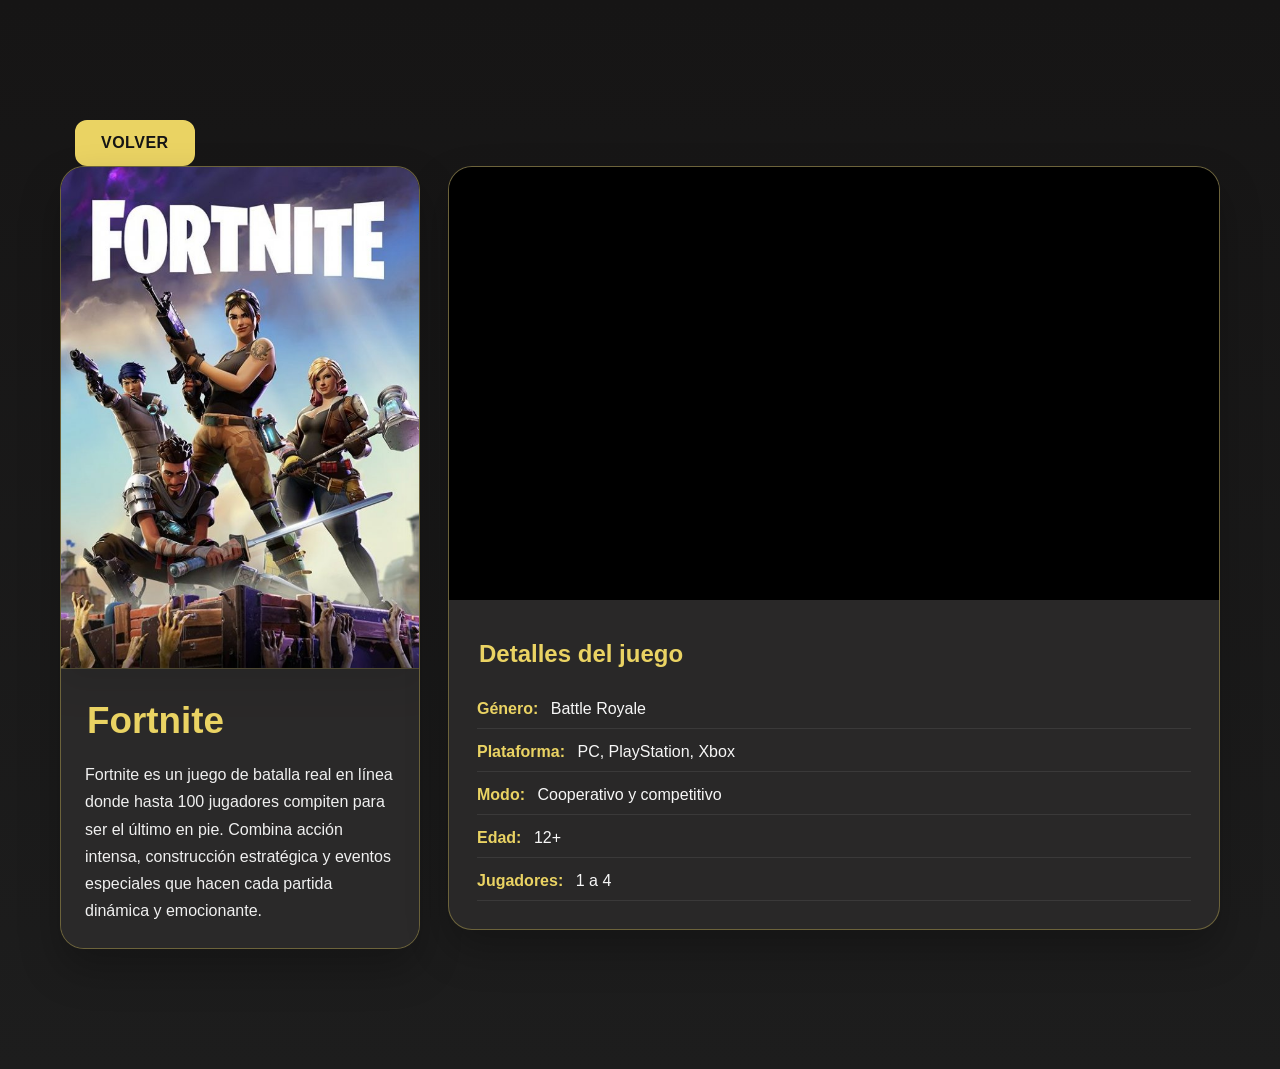
<file: detalle-juego.html>
<!DOCTYPE html>
<html lang="es">
<head>
    <meta charset="UTF-8">
    <meta name="viewport" content="width=device-width, initial-scale=1.0">
    <title>Detalle del juego</title>
    <link rel="stylesheet" href="style.css">
</head>
<body class="detalle-body">
    <main class="detalle-page">
        <a class="btn-volver" href="index.html">Volver</a>

        <section class="detalle-layout">
            <div class="detalle-panel detalle-panel-cover">
                <img id="game-cover" class="detalle-cover" src="" alt="">

                <div class="detalle-info">
                    <h1 id="game-title"></h1>
                    <p id="game-description"></p>
                </div>
            </div>

            <aside class="detalle-panel detalle-video-panel">
                <div class="detalle-video-wrapper">
                    <iframe
                        id="game-video"
                        src=""
                        title="Trailer del juego"
                        frameborder="0"
                        allow="accelerometer; autoplay; clipboard-write; encrypted-media; gyroscope; picture-in-picture; web-share"
                        allowfullscreen>
                    </iframe>
                </div>

                <div class="detalle-meta">
                    <h2>Detalles del juego</h2>
                    <ul>
                        <li><strong>Género:</strong> <span id="game-genre"></span></li>
                        <li><strong>Plataforma:</strong> <span id="game-platform"></span></li>
                        <li><strong>Modo:</strong> <span id="game-mode"></span></li>
                        <li><strong>Edad:</strong> <span id="game-age"></span></li>
                        <li><strong>Jugadores:</strong> <span id="game-players"></span></li>
                    </ul>
                </div>
            </aside>
        </section>
    </main>

    <script>
        const games = {
            fortnite: {
                title: 'Fortnite',
                cover: 'TODASIMAGENES/PortadasJ/fortnite.jpg',
                description: 'Fortnite es un juego de batalla real en línea donde hasta 100 jugadores compiten para ser el último en pie. Combina acción intensa, construcción estratégica y eventos especiales que hacen cada partida dinámica y emocionante.',
                video: 'https://www.youtube.com/embed/XttzpWhoQCE',
                genre: 'Battle Royale',
                platform: 'PC, PlayStation, Xbox',
                mode: 'Cooperativo y competitivo',
                age: '12+',
                players: '1 a 4'
            },
            godofwar: {
                title: 'God of War',
                cover: 'TODASIMAGENES/PortadasJ/godofwar.jpg',
                description: 'God of War sigue la historia de Kratos en una aventura épica llena de acción, mitología nórdica y grandes momentos emocionales. Con combates intensos y una narrativa poderosa, ofrece una experiencia cinematográfica y cautivadora.',
                video: 'https://www.youtube.com/embed/UEIqHfLggaA',
                genre: 'Acción / Aventura',
                platform: 'PlayStation, PC',
                mode: 'Historia y exploración',
                age: '18+',
                players: '1 jugador'
            },
            lol: {
                title: 'League of Legends',
                cover: 'TODASIMAGENES/PortadasJ/lol.jpg',
                description: 'League of Legends es un juego de estrategia en equipo donde dos equipos compiten por destruir la base enemiga. Cada partida exige coordinación, planificación y dominio de personajes con habilidades únicas.',
                video: 'https://www.youtube.com/embed/p4QG59y6FGE',
                genre: 'MOBA / Estrategia',
                platform: 'PC',
                mode: 'Online competitivo',
                age: '12+',
                players: '5v5'
            },
            mortalkombat: {
                title: 'Mortal Kombat',
                cover: 'TODASIMAGENES/PortadasJ/mortalkombat.jpg',
                description: 'Mortal Kombat ofrece peleas brutales, combos impactantes y un estilo visual muy intenso. Es ideal para quienes disfrutan del combate directo, la rivalidad y las habilidades especiales.',
                video: 'https://www.youtube.com/embed/0HEE78L_CnA',
                genre: 'Peleas',
                platform: 'PC, PlayStation, Xbox',
                mode: 'Versus',
                age: '18+',
                players: '1 a 2'
            },
            halo: {
                title: 'Halo',
                cover: 'TODASIMAGENES/PortadasJ/halo.jpg',
                description: 'Halo combina acción en primera persona con una historia épica y una gran variedad de modos de juego. Está pensado para jugadores que buscan acción, estrategia y aventura espacial.',
                video: 'https://www.youtube.com/embed/7oETYzF27lQ',
                genre: 'Shooter',
                platform: 'Xbox, PC',
                mode: 'Multijugador y campaña',
                age: '12+',
                players: '1 a 4'
            },
            roblox: {
                title: 'Roblox',
                cover: 'TODASIMAGENES/PortadasJ/roblox.jpg',
                description: 'Roblox es una plataforma creativa donde los jugadores pueden explorar mundos, jugar minijuegos y crear experiencias propias. Tiene algo para todos los gustos y estilos de juego.',
                video: 'https://www.youtube.com/embed/QvWer1xEmOE',
                genre: 'Plataforma / Social',
                platform: 'PC, PlayStation, Xbox',
                mode: 'Multijugador',
                age: '7+',
                players: '1 a 10'
            },
            fifa: {
                title: 'FIFA',
                cover: 'TODASIMAGENES/PortadasJ/fifa.jpg',
                description: 'FIFA ofrece la experiencia del fútbol más realista con equipos, torneos y modos competitivos. Es perfecto para aficionados al deporte y para partidas rápidas entre amigos.',
                video: 'https://www.youtube.com/embed/MU4HWZlJldk',
                genre: 'Deportes',
                platform: 'PC, PlayStation, Xbox',
                mode: 'Competitivo y amistoso',
                age: '3+',
                players: '1 a 4'
            },
            callofduty: {
                title: 'Call of Duty',
                cover: 'TODASIMAGENES/PortadasJ/callofdutyblack.jpg',
                description: 'Call of Duty ofrece acción intensa, armas potentes y partidas multijugador altamente competitivas. Es una experiencia ideal para quienes disfrutan del shooter moderno.',
                video: 'https://www.youtube.com/embed/Qop1sH70nHI',
                genre: 'Shooter',
                platform: 'PC, PlayStation, Xbox',
                mode: 'Multijugador y campaña',
                age: '18+',
                players: '1 a 4'
            },
            valorant: {
                title: 'Valorant',
                cover: 'TODASIMAGENES/PortadasJ/valorant.jpg',
                description: 'Valorant mezcla estrategia, precisión y habilidad con un estilo competitivo muy dinámico. Cada partida se decide por coordinación, reflejos y buena ejecución de equipo.',
                video: 'https://www.youtube.com/embed/2LnFuREmbpk',
                genre: 'FPS / Táctico',
                platform: 'PC',
                mode: 'Competitivo',
                age: '16+',
                players: '5v5'
            },
            gta: {
                title: 'GTA',
                cover: 'TODASIMAGENES/PortadasJ/gta.jpg',
                description: 'GTA ofrece libertad total para explorar, conducir, completar misiones y vivir una ciudad llena de acción, caos y oportunidades. Es una experiencia abierta de alto nivel.',
                video: 'https://www.youtube.com/embed/X0LsxLg9_ao',
                genre: 'Acción / Mundo abierto',
                platform: 'PC, PlayStation, Xbox',
                mode: 'Historia y libre exploración',
                age: '18+',
                players: '1 jugador'
            }
        };

        const params = new URLSearchParams(window.location.search);
        const gameKey = params.get('game') || 'fortnite';
        const game = games[gameKey] || games.fortnite;

        document.getElementById('game-cover').src = game.cover;
        document.getElementById('game-cover').alt = 'Portada de ' + game.title;
        document.getElementById('game-title').textContent = game.title;
        document.getElementById('game-description').textContent = game.description;
        document.getElementById('game-video').src = game.video;
        document.getElementById('game-video').title = 'Trailer de ' + game.title;
        document.getElementById('game-genre').textContent = game.genre;
        document.getElementById('game-platform').textContent = game.platform;
        document.getElementById('game-mode').textContent = game.mode;
        document.getElementById('game-age').textContent = game.age;
        document.getElementById('game-players').textContent = game.players;
    </script>
</body>
</html>
</file>
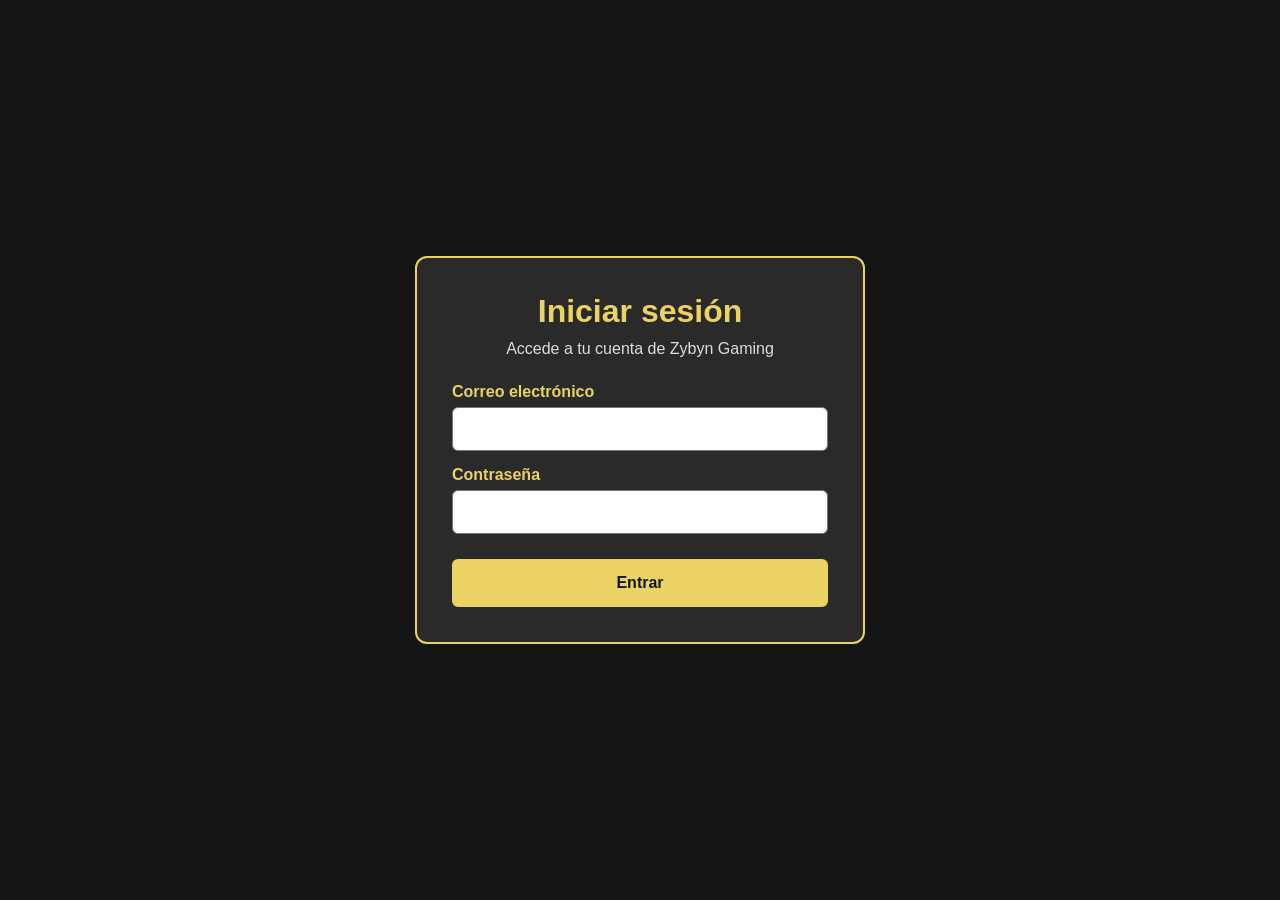
<file: inicios.html>
<!DOCTYPE html>
<html lang="es">
<head>
    <meta charset="UTF-8">
    <meta name="viewport" content="width=device-width, initial-scale=1.0">
    <title>Iniciar sesión | Zybyn Gaming</title>
    <style>
        * {
            box-sizing: border-box;
            margin: 0;
            padding: 0;
            font-family: Arial, sans-serif;
        }

        body {
            min-height: 100vh;
            display: flex;
            align-items: center;
            justify-content: center;
            padding: 20px;
            background: #161515;
            color: #fff;
        }

        .login-contenedor {
            width: 100%;
            max-width: 450px;
            padding: 35px;
            background: #2b2a2a;
            border: 2px solid #ead363;
            border-radius: 12px;
        }

        h1 {
            margin-bottom: 10px;
            color: #ead363;
            text-align: center;
        }

        .descripcion {
            margin-bottom: 25px;
            color: #ddd;
            text-align: center;
        }

        label {
            display: block;
            margin: 15px 0 6px;
            color: #ead363;
            font-weight: bold;
        }

        input {
            width: 100%;
            padding: 12px;
            border: 1px solid #777;
            border-radius: 6px;
            font-size: 16px;
        }

        button {
            width: 100%;
            margin-top: 25px;
            padding: 13px;
            border: 2px solid #ead363;
            border-radius: 6px;
            background: #ead363;
            color: #161515;
            cursor: pointer;
            font-size: 16px;
            font-weight: bold;
        }

       button:hover {
            background: transparent;
            color: #ead363;
        }
    </style>
</head>
<body>
    <main class="login-contenedor">
        <h1>Iniciar sesión</h1>
        <p class="descripcion">Accede a tu cuenta de Zybyn Gaming</p>

        <form action="iniciosesion.php" method="POST">

    <label for="correo">Correo electrónico</label>
    <input type="email" id="correo" name="correo" required>

    <label for="contrasena">Contraseña</label>
    <input type="password" id="contrasena" name="contrasena" required>

    <button type="submit">Entrar</button>

</form>
    </main>
</body>
</html>
</file>
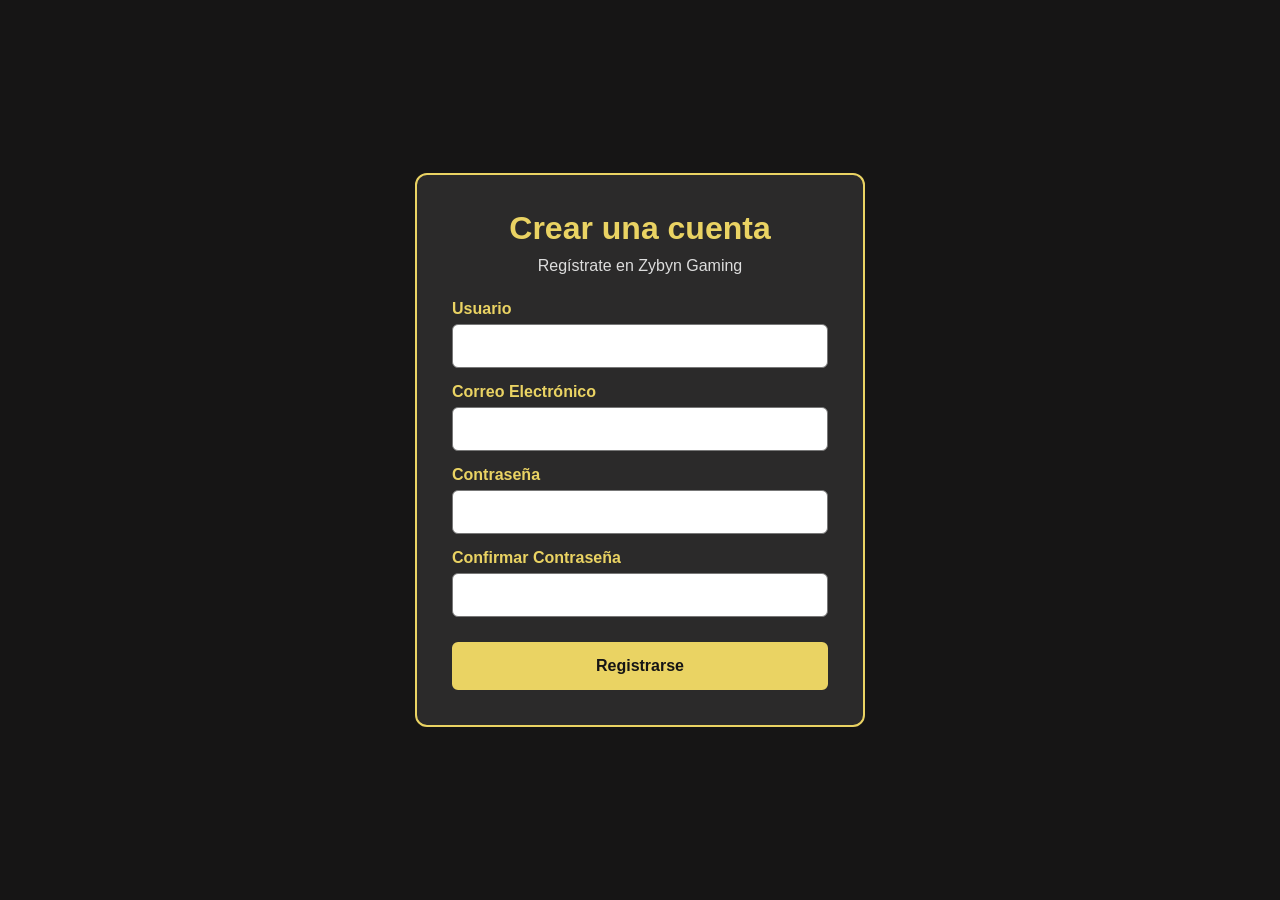
<file: registro.html>
<!DOCTYPE html>
<html lang="es">
<head>
    <meta charset="UTF-8">
    <meta name="viewport" content="width=device-width, initial-scale=1.0">
    <title>Registro | Zybyn Gaming</title>
    <style>
        * {
            box-sizing: border-box;
            margin: 0;
            padding: 0;
            font-family: Arial, sans-serif;
        }

        body {
            min-height: 100vh;
            display: flex;
            align-items: center;
            justify-content: center;
            padding: 20px;
            background: #161515;
            color: #fff;
        }

        .registro-contenedor {
            width: 100%;
            max-width: 450px;
            padding: 35px;
            background: #2b2a2a;
            border: 2px solid #ead363;
            border-radius: 12px;
        }

        h1 {
            margin-bottom: 10px;
            color: #ead363;
            text-align: center;
        }

        .descripcion {
            margin-bottom: 25px;
            color: #ddd;
            text-align: center;
        }

        label {
            display: block;
            margin: 15px 0 6px;
            color: #ead363;
            font-weight: bold;
        }

        input {
            width: 100%;
            padding: 12px;
            border: 1px solid #777;
            border-radius: 6px;
            font-size: 16px;
        }

        button {
            width: 100%;
            margin-top: 25px;
            padding: 13px;
            border: 2px solid #ead363;
            border-radius: 6px;
            background: #ead363;
            color: #161515;
            cursor: pointer;
            font-size: 16px;
            font-weight: bold;
        }

    </style>

</head>
<body>
    <main class="registro-contenedor">
        <h1>Crear una cuenta</h1>
        <p class="descripcion">Regístrate en Zybyn Gaming</p>

        <form action="registro.php" method="POST">
    <label>Usuario</label>
    <input type="text" name="usuario" required>

    <label>Correo Electrónico</label>
    <input type="email" name="correo_electronico" required>

    <label>Contraseña</label>
    <input type="password" name="contrasena" required>

    <label>Confirmar Contraseña</label>
    <input type="password" name="confirmar_contrasena" required>

    <button type="submit">Registrarse</button>
</form>
    </main>
</body>
</html>
</file>
<file: style.css>
* {
    padding: 0;
    margin: 0;
    box-sizing: border-box;
    font-family: 'Poppins', montserrat, sans-serif;
}
body {
    background: #161515;
}
/* header */  
header{
    background: #2b2a2a;
    display: flex;
    justify-content: flex-start;
    align-items: center;
    height: 100px;
    padding-left: 20px;
    gap: 20px;
}
nav{
    display: flex;
    gap: 20px;
}
a {
    text-decoration: none;
    text-transform: uppercase;
    color: #ead363;
    font-size: 40px;
    font-weight: 50px;
    border: 2px solid transparent;
    padding: 5px 0;
    margin-left: 15px
}
img {
    width: 63px;
}
nav {
    display: flex;
    align-items: center;
}
.nav-icono {
    height: 100px;
    width: auto;
    object-fit: contain;
}
.boton-accion {
    margin-left: auto;
    margin-right: 20px;
    padding: 12px 22px;
    border: 2px solid #ead363;
    border-radius: 8px;
    color: #161515;
    background: #ead363;
    font-size: 18px;
    font-weight: bold;
    text-transform: none;
    transition: background 0.3s ease, color 0.3s ease;
}

.boton-accion:hover {
    color: #ead363;
    background: transparent;
}

.boton-accion + .boton-accion {
    margin-left: 0;
}

@media (max-width: 700px) {
    header {
        padding: 10px;
        gap: 8px;
    }
    header > img {
        width: 45px;
    }
    header nav a {
        font-size: 20px;
        margin-left: 0;
    }
    .nav-icono {
        height: 55px;
    }
    .boton-registro {
        padding: 8px 10px;
        font-size: 14px;
    }
    .boton-login {
        margin-left: auto;
        margin-right: 0;
    }
}





 /* Carrusel1 */ 
.slider-box {
    width: 100%;
    max-width: 1920px;
    margin: 0px auto 0;
    overflow: hidden;
    }
    .slider-box ul {
        display: flex;
        padding: 0;
        width: 400%;
        animation: slider 17s infinite alternate ease-in-out;
    }
    .slider-box li {
        width: 25%;
        list-style: none;
        position: relative;
    }
    .slider-box img {
        width: 100%;
        height: 750px;
        display: block;
    }
    @keyframes slider {
        0%   { margin-left: 0; }
        20%  { margin-left: 0; }

        25%  { margin-left: -100%; }
        45%  { margin-left: -100%; }

        50%  { margin-left: -200%; }
        70%  { margin-left: -200%; }

        75%  { margin-left: -300%; }
        100% { margin-left: -300%; }
    }

    @media(max-width: 991px) {

        BODY{
            padding: 30px;
        }
    }

    
    
    


    /* Sedes CONSOLAS*/
    h1 {
    color: #ead363;  
    text-align: center; 
    font-family: montserrat, sans-serif;
    margin-top: 50px;
    font-size: 40px;
    font-weight: 50px;
    border: 2px solid transparent;
    padding: 5px 0;
    margin-left: 15px;
       }
       .contenedor-sedes {
    display: flex;
    flex-direction: column;
    align-items: center;
    gap: 30px;
    margin-top: 50px;
       }
       .bloques-sedes {
    display: flex;
    justify-content: center;
    flex-wrap: wrap;
    gap: 80px;
    width: 100%;
       }
       .bloque-sede {
    flex: 1 1 350px;
    max-width: 350px;
       }
       .boton-sede {
    width: 350px;           
    padding-bottom: 80px;   
    cursor: pointer;        
    display: flex;             
    justify-content: space-between; 
    align-items: center;       
    color: #e6fcf8;          
    font-family: montserrat, sans-serif; 
    font-size: 1.1rem;        
    letter-spacing: 2px;       
}
       .flecha {
    width: 0;
    height: 0; 
    border-left: 16px solid transparent; 
    border-right: 16px solid transparent; 
    border-bottom: 16px solid #15415C;
     }
.caja-logos img {
    height: 8cap; 
    width: auto; 
    object-fit: contain; 
}
.boton-sede {
    list-style: none;
}
.boton-sede::-webkit-details-marker {
    display: none;
}
details[open] .flecha {
    transform: rotate(180deg);
}
#consolas {
    display: inline-block;
    vertical-align: middle;
}
.icono-absoluto{
    display: inline-block;
    vertical-align: middle;
    width: 115px;
    height: auto;
    z-index: 5;
    margin-right: 15px;
    margin-top: 30px;
}


/* Juegos populares */
.popular {
    padding: 100px 0;
    text-align: center;
}
h2 {
    color: #ead363;  
    text-align: center; 
    font-family: montserrat, sans-serif;
    margin-bottom: 20px;
    font-size: 40px;
    font-weight: 50px;
    border: 2px solid transparent;
    padding: 10px 0;
    margin-left: 8px;
    display: inline-block;
    vertical-align: middle;
}
.popular-content {
    display: flex;
    justify-content: center;
    flex-wrap: wrap;
    gap: 55px;
}
.popular-card {
    display: block;
    width: 310px;
    height: 395px;
    text-decoration: none;
    border-radius: 10px;
    overflow: hidden;
    background: #1d1d1d;
}
.popular-card img {
    width: 100%;
    height: 100%;
    object-fit: cover;
    transition: transform 0.3s ease, box-shadow 0.3s ease;
    border-radius: 10px;
    cursor: pointer;
    display: block;
}
.popular-card:hover img {
    transform: scale(1.08);
    box-shadow: 0 8px 20px #ead363;
}
.icono-derecho {
    display: inline-block;
    vertical-align: middle;
    width: 115px; 
    height: auto;
    margin-left: 50px;
}

/* Detalle de juego - ejemplo */
body.detalle-body {
    background: linear-gradient(180deg, #161515 0%, #1d1d1d 100%);
    color: #f5f5f5;
}
.detalle-page {
    max-width: 1200px;
    margin: 60px auto;
    padding: 30px 20px 60px;
}
.detalle-layout {
    display: flex;
    align-items: flex-start;
    justify-content: flex-start;
    gap: 28px;
}
.detalle-panel {
    background: rgba(43, 42, 42, 0.95);
    border: 1px solid rgba(234, 211, 99, 0.35);
    border-radius: 24px;
    overflow: hidden;
    box-shadow: 0 20px 40px rgba(0, 0, 0, 0.25);
}
.detalle-panel-cover {
    width: 360px;
    margin-left: 0;
    flex-shrink: 0;
}
.detalle-cover {
    width: 100%;
    display: block;
    border-radius: 20px 20px 0 0;
    object-fit: cover;
    box-shadow: 0 16px 30px rgba(0, 0, 0, 0.4);
}
.detalle-info {
    margin-top: 0;
    background: rgba(43, 42, 42, 0.8);
    border-radius: 0 0 18px 18px;
    padding: 24px;
    border-top: 1px solid rgba(234, 211, 99, 0.2);
}
.detalle-info h1 {
    margin: 0 0 12px;
    color: #ead363;
    font-size: 2.3rem;
    text-align: left;
}
.detalle-info p {
    color: #f0f0f0;
    line-height: 1.7;
    font-size: 1rem;
}
.detalle-video-panel {
    flex: 1;
    width: 100%;
    min-width: 320px;
}
.detalle-video-wrapper {
    width: 100%;
    aspect-ratio: 16 / 9;
    background: #000;
}
.detalle-video-wrapper iframe {
    width: 100%;
    height: 100%;
    border: 0;
    display: block;
}
.detalle-meta {
    padding: 28px;
}
.detalle-meta h2 {
    margin: 0 0 20px;
    color: #ead363;
    font-size: 1.5rem;
    text-align: left;
    display: block;
}
.detalle-meta ul {
    list-style: none;
    display: grid;
    gap: 14px;
    padding: 0;
    margin: 0;
}
.detalle-meta li {
    color: #f7f7f7;
    border-bottom: 1px solid rgba(255, 255, 255, 0.08);
    padding-bottom: 10px;
}
.detalle-meta li strong {
    color: #ead363;
    margin-right: 8px;
}
.btn-volver {
    display: inline-block;
    margin-top: 30px;
    padding: 12px 24px;
    border: 2px solid #ead363;
    border-radius: 12px;
    background: #ead363;
    color: #161515;
    text-decoration: none;
    font-size: 1rem;
    font-weight: 700;
    text-transform: uppercase;
    letter-spacing: 0.5px;
    transition: all 0.3s ease;
}
.btn-volver:hover {
    background: transparent;
    color: #ead363;
}

@media (max-width: 900px) {
    .detalle-layout {
        flex-direction: column;
    }
    .detalle-panel-cover {
        width: 100%;
    }
}



/* Imagen mascota */
.seccion-imagen-cambiante {
    width: 100%;
    margin-top: 60px; 
}
.contenedor-imagen-hover {
    position: relative;
    width: 100%; 
    overflow: hidden;
}
.imagen-base,
.imagen-hover {
    display: block; 
    width: 100%; 
    height: auto; 
}
.imagen-hover {
    position: absolute;
    top: 0;
    left: 0;
    opacity: 0;
    transition: opacity 0.5s ease;
}
.contenedor-imagen-hover:hover .imagen-hover {
    opacity: 1;
}
.contenedor-imagen-hover:hover .imagen-base {
    opacity: 0;
    transition: opacity 0.5s ease;
}





/* gamepass pspro */
.seccion-suscripciones {
    max-width: 1200px; 
    margin: 60px auto;  
    padding: 20px;
}
.contenedor-suscripciones {
    display: flex;
    justify-content: space-around; 
    gap: 350px;
    flex-wrap: wrap; 
}
.tarjeta-sus {
    width: 350px; 
    display: flex;
    justify-content: center;
}
.tarjeta-sus img {
    width: 100%;        
    height: auto;      
    border-radius: 24px;
    display: block;
}



/* Combos */
.slider-wrapper{
    position: relative;
    max-width: 1900px;
    margin: 0 auto;
    position: relative;
    width: 100%;
    overflow: hidden
}
.slider {
    display: flex;
    aspect-ratio: 16 / 9;
    overflow-x: hidden;
    scroll-snap-type: x mandatory;
    scroll-behavior: smooth;
    box-shadow: 0 .25rem .5rem #21212126;
    border-radius: .5rem;
}
.slider img{
    flex: 1 0 100%;
    scroll-snap-align: start;
    object-fit: cover;
}
.slider-nav {
    display: flex;
    column-gap: 1rem;
    position: absolute;
    top: 0.25;
    bottom: auto;
    left: 50%;
    transform: translateX(-50%);
    z-index: 1;
}
.slider-nav a{
    width: 1rem;
    height: 1rem;
    border-radius: 50%;
    background-color: #ead363;
    opacity: 65%;
    transition: opacity ease 250ms;
}
.slider-nav a:hover{
    opacity: 100%;
} 








/* Ubicacion */
.como-llegar {
  background-color: #161515;
  padding: 40px 20px;
  font-family: 'monserrat', sans-serif; 
  text-align: center;
}
.section-title {
  color: #ead363;
  font-size: 2rem;
  margin-bottom: 30px;
  font-weight: bold;
  display: inline-block;
  vertical-align: middle;
  margin-bottom: 30px;
}
.cards-container {
  display: flex;
  justify-content: center;
  gap: 200px;
  flex-wrap: wrap;
}
.sede-card {
  background-color: #2b2a2a;
  border-radius: 20px;
  padding: 30px 20px 20px 20px;
  width: 100%;
  max-width: 700px;
  display: flex;
  flex-direction: column;
  align-items: center;
}
.sede-title {
  color: #ead363;
  font-size: 1.4rem;
  margin: 0 0 8px 0;
}
.sede-address {
  color: #e6fcf8;
  font-size: 1rem;
  margin: 0 0 20px 0;
  opacity: 0.9;
}
.map-placeholder {
  width: 100%;
  height: 450px;
  background-color: #2b2a2a;
  border-radius: 10px;
  overflow: hidden;
  position: relative;
  display: flex;
  justify-content: center;
}
.icono-ubicacion {
  display: inline-block;
  vertical-align: middle;
  width: 115px;
  height: auto;
  margin-right: 20px;
  margin-bottom: 35px;
}



/* footer */
footer {
    background-color: black;
    display: flex;
    flex-direction: column;
    text-align: center;
}
footer .social{
    display:flex;
    justify-content: center;
    gap: 20px;
    padding: 15px 0;
}
footer .social a {
    color: #ead363;
    background-color: #000000;
    padding: 5px;
    border-radius: 50%
}
footer .nav-seccion{
    margin-bottom: 15px;
}
footer .nav-section nav {
    display: flex;
    justify-content: center;
    gap: 35px;
}
footer .nav-section nav a {
    color:#ead363;
    font-size: 28px;

}
.footer-sugerencias {
    display: flex;
    justify-content: center;
    margin: 20px 0 10px;
}
.btn-sugerencias,
.btn-enviar {
    padding: 12px 22px;
    border: 2px solid #ead363;
    border-radius: 10px;
    background: #ead363;
    color: #161515;
    font-size: 18px;
    font-weight: bold;
    cursor: pointer;
    transition: all 0.3s ease;
}
.btn-sugerencias:hover,
.btn-enviar:hover {
    background: transparent;
    color: #ead363;
}
.modal-sugerencias {
    position: fixed;
    inset: 0;
    background: rgba(0, 0, 0, 0.7);
    display: none;
    justify-content: center;
    align-items: center;
    z-index: 999;
    padding: 20px;
}
.modal-sugerencias.open {
    display: flex;
}
.modal-content {
    position: relative;
    width: min(90vw, 480px);
    background: #2b2a2a;
    border: 2px solid #ead363;
    border-radius: 18px;
    padding: 25px 20px 20px;
    box-shadow: 0 8px 30px rgba(0, 0, 0, 0.4);
}
.modal-content h3 {
    color: #ead363;
    text-align: center;
    margin-bottom: 20px;
    font-size: 1.6rem;
}
.modal-content form {
    display: flex;
    flex-direction: column;
    gap: 15px;
}
.modal-content label {
    display: flex;
    flex-direction: column;
    gap: 8px;
    color: #f3f3f3;
    font-weight: 600;
    text-align: left;
}
.modal-content input,
.modal-content textarea {
    width: 100%;
    padding: 12px 14px;
    border: 1px solid #ead363;
    border-radius: 10px;
    background: #161515;
    color: #fff;
    font-size: 16px;
}
.modal-content textarea {
    resize: vertical;
    min-height: 120px;
}
.modal-close {
    position: absolute;
    top: 10px;
    right: 12px;
    background: transparent;
    border: none;
    color: #ead363;
    font-size: 30px;
    cursor: pointer;
}
footer .copy{
    padding: 15px 0;
    background-color: #000000;
    color: #ead363;
}
</file>
